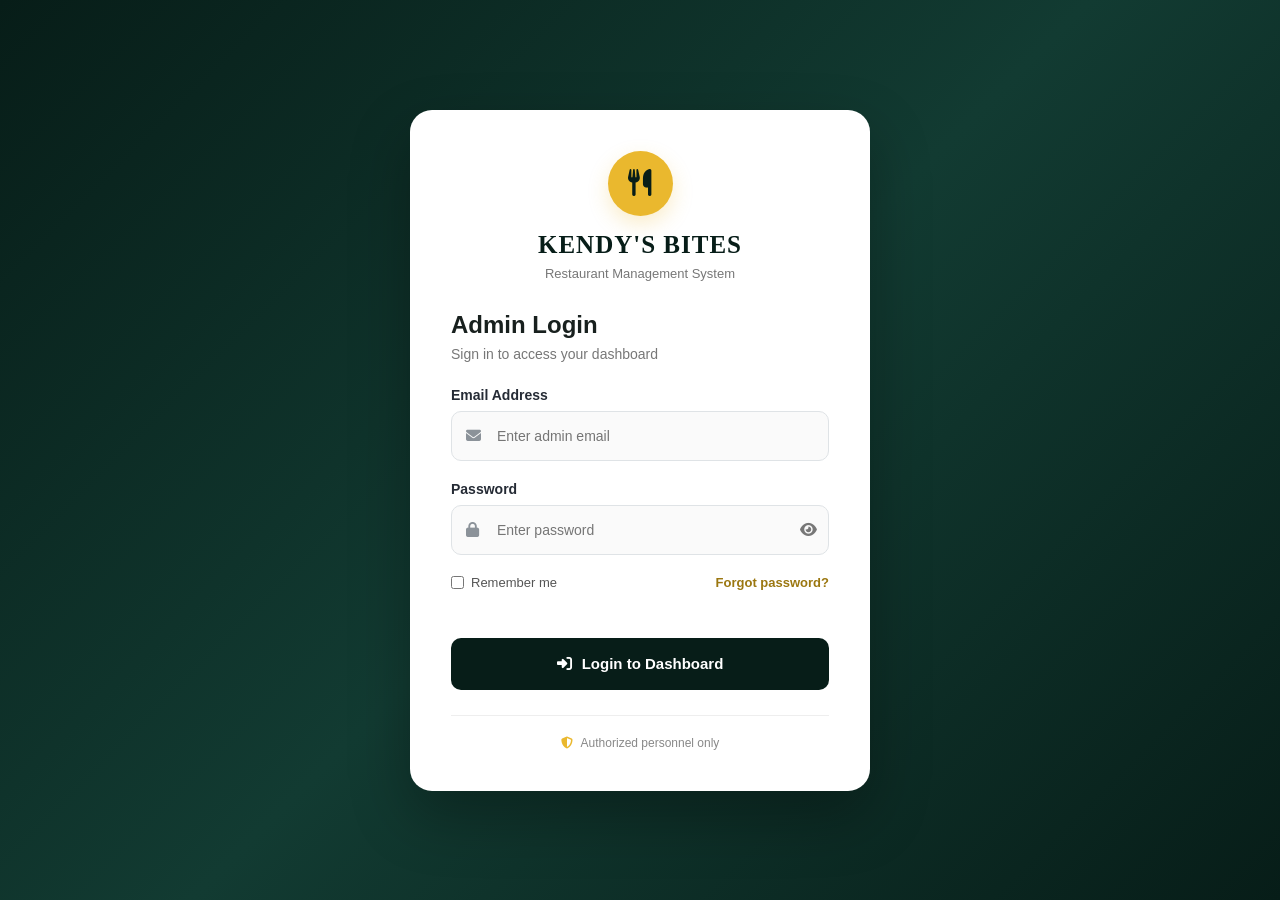
<file: admin-login.html>
<!DOCTYPE html>
<html lang="en">
<head>
    <meta charset="UTF-8">
    <meta name="viewport" content="width=device-width, initial-scale=1.0">

    <title>Kendy's Bites - Admin Login</title>

    <link rel="stylesheet" href="admin-login.css">

    <link rel="stylesheet"
          href="https://cdnjs.cloudflare.com/ajax/libs/font-awesome/6.7.2/css/all.min.css">
</head>

<body>

    <div class="login-page">

        <div class="login-card">

            <div class="login-logo">
                <div class="logo-icon">
                    <i class="fa-solid fa-utensils"></i>
                </div>

                <h1>KENDY'S BITES</h1>

                <p>Restaurant Management System</p>
            </div>


            <div class="login-heading">

                <h2>Admin Login</h2>

                <p>
                    Sign in to access your dashboard
                </p>

            </div>


            <form id="adminLoginForm">

                <div class="input-group">

                    <label for="adminEmail">
                        Email Address
                    </label>

                    <div class="input-wrapper">

                        <i class="fa-solid fa-envelope"></i>

                        <input
                            type="email"
                            id="adminEmail"
                            placeholder="Enter admin email"
                            required
                        >

                    </div>

                </div>


                <div class="input-group">

                    <label for="adminPassword">
                        Password
                    </label>

                    <div class="input-wrapper">

                        <i class="fa-solid fa-lock"></i>

                        <input
                            type="password"
                            id="adminPassword"
                            placeholder="Enter password"
                            required
                        >

                        <button
                            type="button"
                            id="togglePassword"
                            class="password-toggle"
                        >
                            <i class="fa-solid fa-eye"></i>
                        </button>

                    </div>

                </div>


                <div class="login-options">

                    <label class="remember">

                        <input
                            type="checkbox"
                            id="rememberMe"
                        >

                        <span>Remember me</span>

                    </label>

                    <a href="#" id="forgotPassword">
                        Forgot password?
                    </a>

                </div>


                <p
                    id="loginError"
                    class="login-error"
                ></p>


                <button
                    type="submit"
                    class="login-button"
                >

                    <i class="fa-solid fa-right-to-bracket"></i>

                    <span>Login to Dashboard</span>

                </button>

            </form>


            <div class="login-footer">

                <i class="fa-solid fa-shield-halved"></i>

                <span>
                    Authorized personnel only
                </span>

            </div>

        </div>

    </div>


    <script src="admin-login.js"></script>

</body>
</html>
</file>
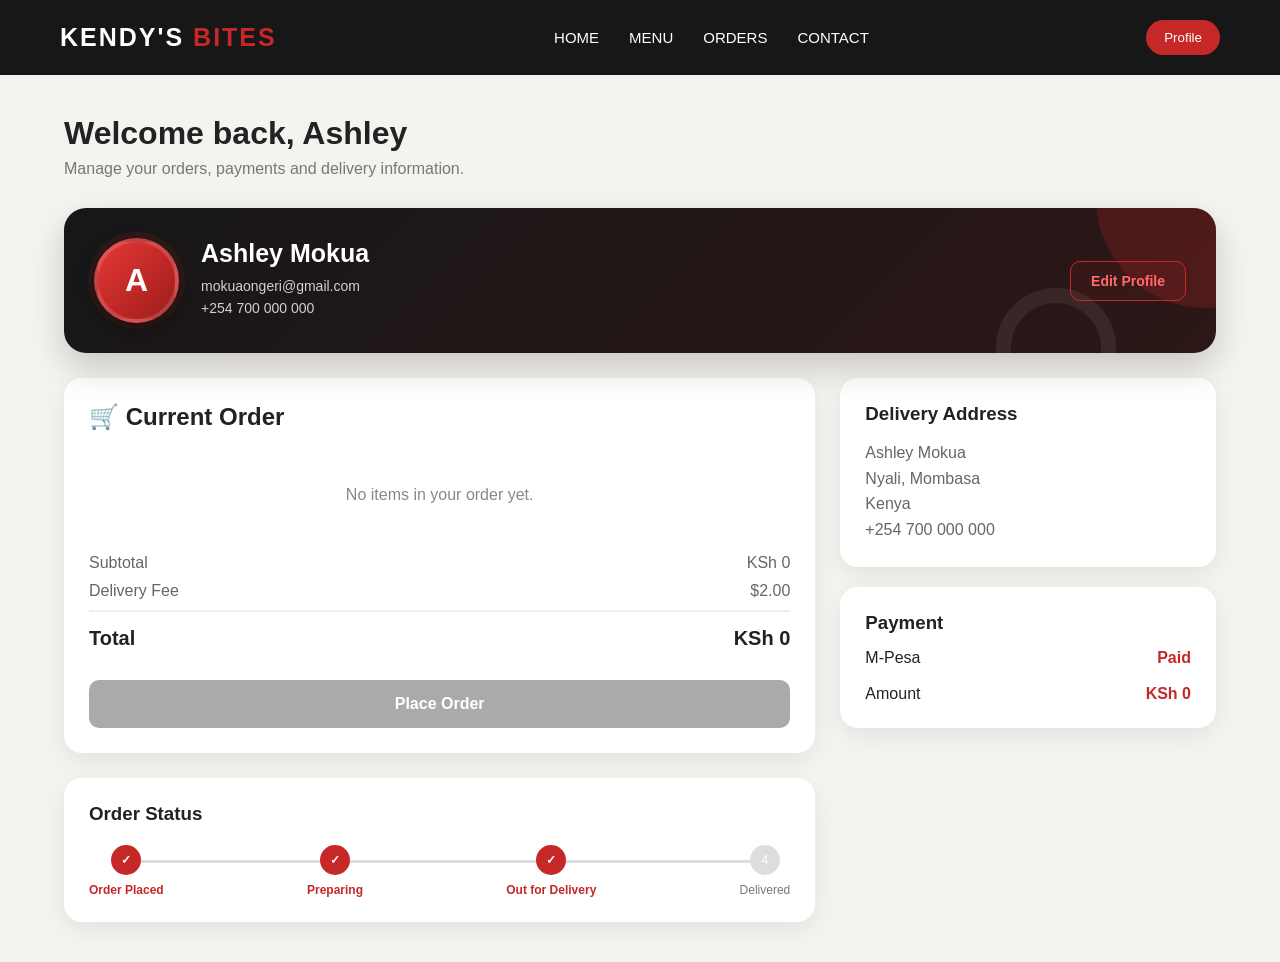
<file: profile.html>
<!DOCTYPE html>
<html lang="en">
<head>
    <meta charset="UTF-8">
    <meta name="viewport" content="width=device-width, initial-scale=1.0">
    <link rel="stylesheet" href="profile.css">
    <title>KENDY'S BITES - My Orders</title>
</head>
<body>
<header class="navbar">
    <div class="logo">KENDY'S <span>BITES</span>
    </div>
    <ul class="nav-links">
        <li><a href="#">HOME</a></li>
        <li>  <a href="#">MENU</a> </li>
        <li> <a href="#">ORDERS</a></li>
        <li>  <a href="#">CONTACT</a></li>
    </ul>

    <button class="profile-btn"> Profile</button>
</header>

<main class="page">
    <div class="welcome">
        <h1>   Welcome back, Ashley </h1>
        <p> Manage your orders, payments and delivery information.</p>
    </div>
    <!-- PROFILE -->

    <section class="profile">
        <div class="avatar">  A</div>
        <div class="profile-info">
            <h2>   Ashley Mokua</h2>
            <p>  mokuaongeri@gmail.com </p> 
            <p> +254 700 000 000 </p>

        </div>


        <button class="edit-btn"> Edit Profile</button>
    </section>
    <!-- DASHBOARD -->

    <div class="dashboard">
        <section>
            <!-- CURRENT ORDER -->
            <div class="card" id="currentOrderCard">
                <div class="card-title">
                    <h2>   🛒 Current Order </h2>
                </div>
                <div id="orderList"></div>

                <!-- SUMMARY -->

                <div class="summary">
                    <div class="summary-row">
                        <span>
                            Subtotal
                        </span>
                        <span id="subtotal"> $0.00 </span>
                    </div>

                    <div class="summary-row">
                        <span>  Delivery Fee </span>
                        <span id="deliveryFee"> $2.00</span>
                    </div>
                    <div class="summary-row total">
                        <span> Total</span>
                        <span id="grandTotal">
                            $0.00
                        </span>
                    </div>

                    <button
                        class="pay-btn"
                        id="placeOrderBtn">
                        Place Order
                    </button>


                </div>

            </div>



            <!-- ORDER STATUS -->

            <div class="card status">

                <h3>
                    Order Status
                </h3>


                <div class="steps">


                    <div class="step active">

                        <div class="circle">
                            ✓
                        </div>Order Placed </div>
                    <div class="step active">
                        <div class="circle">
                            ✓
                        </div>Preparing</div>
                    <div class="step active">
                        <div class="circle">
                            ✓
                        </div>

                        Out for Delivery

                    </div>


                    <div class="step">

                        <div class="circle">
                            4
                        </div>

                        Delivered

                    </div>


                </div>

            </div>


        </section>



        <!-- RIGHT SIDE -->

        <aside>


            <!-- DELIVERY -->

            <div class="card side-card">

                <h3>
                    Delivery Address
                </h3>


                <p class="address">

                    Ashley Mokua

                    <br>

                    Nyali, Mombasa

                    <br>

                    Kenya

                    <br>

                    +254 700 000 000

                </p>

            </div>



            <!-- PAYMENT -->

            <div class="card side-card">

                <h3>
                    Payment
                </h3>
                <div class="payment">

                    <span>
                        M-Pesa
                    </span>
                    <strong>
                        Paid
                    </strong>
                </div>
                <br>
                <div class="payment">

                    <span>
                        Amount
                    </span>

                    <strong id="paymentAmount">
                        $0.00
                    </strong>
                </div>
            </div>

        </aside>
    </div>



    <!-- RECEIPT -->

    <div
        class="receipt-container" id="receiptContainer"style="display: none;">
        <div class="receipt" id="receipt" >
            <!-- RECEIPT HEADER -->

            <div class="receipt-header">
                <h2> KENDY'S BITEs</h2>
                <p> RESTAURANT & FOOD DELIVERY</p>
                <p>  Mombasa, Kenya</p>
            </div>
            <!-- RECEIPT INFORMATION -->

            <div class="receipt-info">
                <div>
                    <strong> ORDER:
                    </strong>
                    <span id="receiptOrderNumber"></span>
                    <br>
                    <strong> CUSTOMER:
                    </strong> Ashley Mokua
                </div>
                <div>
                    <strong>
                        DATE:
                    </strong>
                    <span id="receiptDate">
                    </span>
                    <br>
                    <strong> PAYMENT:
                    </strong> M-Pesa
                </div>
            </div>
            <!-- RECEIPT FOOD -->
            <div class="receipt-items"id="receiptItems">
            </div>



            <!-- RECEIPT TOTAL -->

            <div class="receipt-total">
                <div>
                    <span> Subtotal</span>
                    <span id="receiptSubtotal"> Shs 00 </span>
                </div>
                <div>
                    <span> Delivery</span>
                    <span id="receiptDelivery"> Shs 200 </span>
                </div>
                <div class="grand-total">
                    <span>TOTAL</span>
                    <span id="receiptGrandTotal">Shs 00</span>
                </div>
            </div>



            <!-- RECEIPT FOOTER -->

            <div class="receipt-footer">
                <p>
                    Thank you for ordering from
                    KENDY'S BITES!
                </p>

                <p>We hope to see you again.</p>
                <br>
                <p>www.kendysbites.com</p>
            </div>
        </div>
        <button class="download-btn" id="printReceiptBtn">
            🖨 Print Receipt
        </button>
    </div>
</main>
<script src="profile.js"></script>
</body>
</html>
</file>
<file: admin-login.css>
* {
    margin: 0;
    padding: 0;
    box-sizing: border-box;
}


body {
    min-height: 100vh;

    font-family: Arial, Helvetica, sans-serif;

    background:
        linear-gradient(
            135deg,
            #071d18,
            #123b32,
            #071d18
        );

    display: flex;

    align-items: center;

    justify-content: center;

    padding: 25px;
}


.login-page {
    width: 100%;

    max-width: 460px;
}


.login-card {
    background: #ffffff;

    border-radius: 22px;

    padding: 40px;

    box-shadow:
        0 25px 60px rgba(0, 0, 0, 0.30);

    border: 1px solid rgba(255, 255, 255, 0.2);
}


/* LOGO */

.login-logo {
    text-align: center;

    margin-bottom: 30px;
}


.logo-icon {
    width: 65px;

    height: 65px;

    margin: 0 auto 15px;

    border-radius: 50%;

    background: #eab82e;

    color: #071d18;

    display: flex;

    align-items: center;

    justify-content: center;

    font-size: 27px;

    box-shadow:
        0 8px 20px rgba(234, 184, 46, 0.25);
}


.login-logo h1 {
    color: #071d18;

    font-family: Georgia, serif;

    font-size: 25px;

    letter-spacing: 1px;
}


.login-logo p {
    color: #777;

    font-size: 13px;

    margin-top: 7px;
}


/* HEADING */

.login-heading {
    margin-bottom: 25px;
}


.login-heading h2 {
    color: #18201e;

    font-size: 24px;

    margin-bottom: 7px;
}


.login-heading p {
    color: #777;

    font-size: 14px;
}


/* INPUTS */

.input-group {
    margin-bottom: 20px;
}


.input-group label {
    display: block;

    margin-bottom: 8px;

    color: #252b35;

    font-size: 14px;

    font-weight: 600;
}


.input-wrapper {
    position: relative;

    display: flex;

    align-items: center;
}


.input-wrapper > i {
    position: absolute;

    left: 15px;

    color: #8b9299;

    font-size: 15px;
}


.input-wrapper input {
    width: 100%;

    height: 50px;

    border: 1px solid #dfe3e6;

    border-radius: 10px;

    outline: none;

    padding: 0 45px;

    font-size: 14px;

    color: #252b35;

    background: #fafafa;

    transition: 0.2s ease;
}


.input-wrapper input:focus {
    border-color: #eab82e;

    background: #ffffff;

    box-shadow:
        0 0 0 3px rgba(234, 184, 46, 0.12);
}


.password-toggle {
    position: absolute;

    right: 12px;

    border: none;

    background: transparent;

    color: #777;

    cursor: pointer;

    font-size: 15px;
}


.password-toggle:hover {
    color: #071d18;
}


/* OPTIONS */

.login-options {
    display: flex;

    align-items: center;

    justify-content: space-between;

    margin: 5px 0 20px;

    font-size: 13px;
}


.remember {
    display: flex;

    align-items: center;

    gap: 7px;

    color: #555;

    cursor: pointer;
}


.remember input {
    accent-color: #eab82e;

    cursor: pointer;
}


.login-options a {
    color: #9b7710;

    text-decoration: none;

    font-weight: 600;
}


.login-options a:hover {
    text-decoration: underline;
}


/* ERROR */

.login-error {
    min-height: 20px;

    color: #d93025;

    font-size: 13px;

    text-align: center;

    margin-bottom: 8px;
}


/* LOGIN BUTTON */

.login-button {
    width: 100%;

    height: 52px;

    border: none;

    border-radius: 10px;

    background: #071d18;

    color: #ffffff;

    font-size: 15px;

    font-weight: 600;

    cursor: pointer;

    display: flex;

    align-items: center;

    justify-content: center;

    gap: 10px;

    transition: 0.25s ease;
}


.login-button:hover {
    background: #123b32;

    transform: translateY(-1px);

    box-shadow:
        0 8px 20px rgba(7, 29, 24, 0.2);
}


.login-button:active {
    transform: translateY(0);
}


/* FOOTER */

.login-footer {
    margin-top: 25px;

    padding-top: 20px;

    border-top: 1px solid #eeeeee;

    display: flex;

    justify-content: center;

    align-items: center;

    gap: 8px;

    color: #888;

    font-size: 12px;
}


.login-footer i {
    color: #eab82e;
}


/* MOBILE */

@media (max-width: 500px) {

    body {
        padding: 15px;
    }


    .login-card {
        padding: 30px 22px;

        border-radius: 18px;
    }


    .login-logo h1 {
        font-size: 21px;
    }


    .login-heading h2 {
        font-size: 21px;
    }

}


@media (max-width: 350px) {

    .login-card {
        padding: 25px 17px;
    }


    .login-options {
        flex-direction: column;

        align-items: flex-start;

        gap: 12px;
    }

}
</file>
<file: profile.css>
* {
    margin: 0;
    padding: 0;
    box-sizing: border-box;
}

body {
    font-family: Arial, sans-serif;
    background: #f5f3ef;
    color: #222;
}


/* ================= NAVBAR ================= */

.navbar {
    height: 75px;
    background: #171717;
    color: white;

    display: flex;
    align-items: center;
    justify-content: space-between;

    padding: 0 60px;
}

.logo {
    font-size: 25px;
    font-weight: bold;
    letter-spacing: 2px;
}

.logo span {
    color: #c62828;
}

.nav-links {
    display: flex;
    gap: 30px;
    list-style: none;
}

.nav-links a {
    color: white;
    text-decoration: none;
    font-size: 15px;
}

.nav-links a:hover {
    color: #e53935;
}

.profile-btn {
    background: #c62828;
    color: white;

    padding: 10px 18px;

    border-radius: 25px;
    border: none;

    cursor: pointer;
}


/* ================= MAIN ================= */

.page {
    width: 90%;
    max-width: 1200px;

    margin: 40px auto;
}

.welcome {
    margin-bottom: 30px;
}

.welcome h1 {
    font-size: 32px;
    margin-bottom: 8px;
}

.welcome p {
    color: #777;
}


/* ================= PROFILE ================= */

.profile {
    position: relative;
    overflow: hidden;

    background: linear-gradient(
        135deg,
        #171717,
        #2d1717
    );

    color: white;

    border-radius: 22px;

    padding: 30px;

    display: flex;
    align-items: center;

    gap: 22px;

    margin-bottom: 25px;

    box-shadow: 0 15px 35px rgba(0,0,0,0.18);
}

.profile::before {
    content: "";

    position: absolute;

    width: 220px;
    height: 220px;

    background: #c62828;

    border-radius: 50%;

    right: -100px;
    top: -120px;

    opacity: 0.22;
}

.profile::after {
    content: "";

    position: absolute;

    width: 90px;
    height: 90px;

    border: 15px solid #ffffff12;

    border-radius: 50%;

    right: 100px;
    bottom: -55px;
}


/* AVATAR */

.avatar {
    width: 85px;
    height: 85px;

    min-width: 85px;

    border-radius: 50%;

    background: linear-gradient(
        135deg,
        #e53935,
        #9e1b1b
    );

    color: white;

    display: flex;
    justify-content: center;
    align-items: center;

    font-size: 32px;
    font-weight: bold;

    border: 4px solid rgba(255,255,255,0.15);

    box-shadow:
        0 8px 20px rgba(0,0,0,0.35),
        0 0 0 6px rgba(198,40,40,0.12);

    position: relative;
    z-index: 2;
}


/* PROFILE INFORMATION */

.profile-info {
    position: relative;
    z-index: 2;
}

.profile-info h2 {
    font-size: 25px;
    margin-bottom: 10px;
}

.profile-info p {
    color: #d1d1d1;
    margin-bottom: 6px;
    font-size: 14px;
}


/* EDIT BUTTON */

.edit-btn {
    margin-left: auto;

    padding: 11px 20px;

    border: 1px solid #c62828;

    background: rgba(198,40,40,0.08);

    color: #ff6b6b;

    border-radius: 10px;

    cursor: pointer;

    font-size: 14px;
    font-weight: bold;

    transition: 0.3s;

    position: relative;
    z-index: 2;
}

.edit-btn:hover {
    background: #c62828;
    color: white;

    transform: translateY(-2px);

    box-shadow: 0 6px 15px rgba(198,40,40,0.35);
}


/* ================= DASHBOARD ================= */

.dashboard {
    display: grid;

    grid-template-columns: 2fr 1fr;

    gap: 25px;
}


/* ================= CARDS ================= */

.card {
    background: white;

    border-radius: 18px;

    padding: 25px;

    box-shadow: 0 8px 25px rgba(0,0,0,0.07);
}

.card-title {
    display: flex;

    justify-content: space-between;

    margin-bottom: 25px;
}

.order-number {
    color: #c62828;
    font-weight: bold;
}


/* ================= FOOD ================= */

.food {
    display: flex;

    align-items: center;

    gap: 15px;

    padding: 15px 0;

    border-bottom: 1px solid #eee;
}

.food img {
    width: 70px;
    height: 70px;

    border-radius: 12px;

    object-fit: cover;
}

.food-info {
    flex: 1;
}

.food-info h3 {
    font-size: 16px;
    margin-bottom: 5px;
}

.food-info p {
    color: #888;
    font-size: 14px;
}

.food-price {
    font-weight: bold;
    text-align: right;
}


/* ================= QUANTITY ================= */

.quantity-controls {
    display: flex;
    align-items: center;

    gap: 10px;

    margin-top: 10px;
}

.quantity-controls button {
    width: 30px;
    height: 30px;

    border: none;

    border-radius: 50%;

    background: #171717;

    color: white;

    font-size: 18px;

    cursor: pointer;

    transition: 0.2s;
}

.quantity-controls button:hover {
    background: #c62828;
}

.quantity-controls span {
    min-width: 20px;

    text-align: center;

    font-weight: bold;
}


/* ================= REMOVE ORDER ================= */

.remove-order {
    display: block;

    margin-top: 8px;
    margin-left: auto;

    border: none;

    background: transparent;

    color: #c62828;

    cursor: pointer;

    font-size: 12px;
}

.remove-order:hover {
    text-decoration: underline;
}


/* ================= EMPTY ORDER ================= */

.empty-order {
    text-align: center;

    padding: 30px 10px;

    color: #888;
}


/* ================= TOTAL ================= */

.summary {
    margin-top: 20px;
}

.summary-row {
    display: flex;

    justify-content: space-between;

    margin: 10px 0;

    color: #666;
}

.total {
    border-top: 2px solid #eee;

    padding-top: 15px;

    font-size: 20px;

    font-weight: bold;

    color: #222;
}

.pay-btn {
    width: 100%;

    margin-top: 20px;

    padding: 15px;

    border: none;

    background: #c62828;

    color: white;

    border-radius: 10px;

    font-size: 16px;

    font-weight: bold;

    cursor: pointer;
}

.pay-btn:hover {
    background: #a51f1f;
}

.pay-btn:disabled {
    background: #aaa;
    cursor: not-allowed;
}


/* ================= STATUS ================= */

.status {
    margin-top: 25px;
}

.status h3 {
    margin-bottom: 20px;
}

.steps {
    display: flex;

    justify-content: space-between;

    position: relative;
}

.steps::before {
    content: "";

    position: absolute;

    top: 15px;
    left: 30px;
    right: 30px;

    height: 3px;

    background: #ddd;
}

.step {
    text-align: center;

    position: relative;

    z-index: 1;

    font-size: 12px;

    color: #777;
}

.circle {
    width: 30px;
    height: 30px;

    border-radius: 50%;

    background: #ddd;

    margin: auto;
    margin-bottom: 8px;

    display: flex;

    align-items: center;
    justify-content: center;

    color: white;
}

.active .circle {
    background: #c62828;
}

.active {
    color: #c62828;
    font-weight: bold;
}


/* ================= SIDE CARDS ================= */

.side-card {
    margin-bottom: 20px;
}

.side-card h3 {
    margin-bottom: 15px;
}

.address {
    color: #666;
    line-height: 1.6;
}

.payment {
    display: flex;
    justify-content: space-between;
}

.payment strong {
    color: #c62828;
}


/* ================= HISTORY ================= */

.history-row {
    display: flex;

    justify-content: space-between;

    padding: 15px 0;

    border-bottom: 1px solid #eee;
}

.delivered {
    color: green;
    font-weight: bold;
}


/* ================= RECEIPT ================= */

.receipt-container {
    margin-top: 30px;
}

.receipt {
    max-width: 700px;

    margin: auto;

    background: white;

    padding: 40px;

    border-radius: 4px;

    box-shadow: 0 10px 35px rgba(0,0,0,0.12);

    font-family: "Courier New", monospace;
}

.receipt-header {
    text-align: center;

    border-bottom: 2px dashed #aaa;

    padding-bottom: 20px;

    margin-bottom: 20px;
}

.receipt-header h2 {
    font-size: 28px;

    letter-spacing: 3px;

    margin-bottom: 8px;
}

.receipt-header p {
    color: #666;

    font-size: 13px;
}

.receipt-info {
    display: flex;

    justify-content: space-between;

    margin-bottom: 20px;

    font-size: 14px;
}

.receipt-items {
    border-top: 1px dashed #aaa;

    border-bottom: 1px dashed #aaa;

    padding: 15px 0;
}

.receipt-item {
    display: flex;

    justify-content: space-between;

    margin: 10px 0;
}

.receipt-total {
    margin-top: 20px;
}

.receipt-total div {
    display: flex;

    justify-content: space-between;

    margin: 8px 0;
}

.grand-total {
    font-size: 20px;

    font-weight: bold;

    border-top: 2px solid #222;

    padding-top: 12px;
}

.receipt-footer {
    text-align: center;

    margin-top: 25px;

    border-top: 2px dashed #aaa;

    padding-top: 20px;

    font-size: 13px;

    color: #666;
}


/* ================= PRINT BUTTON ================= */

.download-btn {
    display: block;

    margin: 25px auto 0;

    padding: 15px 35px;

    background: linear-gradient(
        135deg,
        #171717,
        #333333
    );

    color: white;

    border: none;

    border-radius: 10px;

    cursor: pointer;

    font-size: 15px;

    font-weight: bold;

    box-shadow: 0 8px 20px rgba(0,0,0,0.18);

    transition: 0.3s;
}

.download-btn:hover {
    background: linear-gradient(
        135deg,
        #c62828,
        #9e1b1b
    );

    transform: translateY(-3px);

    box-shadow: 0 10px 25px rgba(198,40,40,0.35);
}


/* ================= MOBILE ================= */

@media(max-width: 800px) {

    .navbar {
        padding: 0 20px;
    }

    .nav-links {
        display: none;
    }

    .dashboard {
        grid-template-columns: 1fr;
    }

    .profile {
        flex-wrap: wrap;
    }

    .edit-btn {
        margin-left: 0;
    }

    .steps {
        gap: 5px;
    }

    .receipt {
        padding: 25px 15px;
    }

    .food {
        align-items: flex-start;
    }

    .food img {
        width: 60px;
        height: 60px;
    }

}


/* ================= PRINT RECEIPT ================= */

@media print {

    body * {
        visibility: hidden;
    }

    #receipt,
    #receipt * {
        visibility: visible;
    }

    #receipt {
        position: absolute;

        left: 0;
        top: 0;

        width: 100%;

        max-width: none;

        margin: 0;

        padding: 30px;

        box-shadow: none;

        border-radius: 0;
    }

    .download-btn {
        display: none !important;
    }

}
</file>
